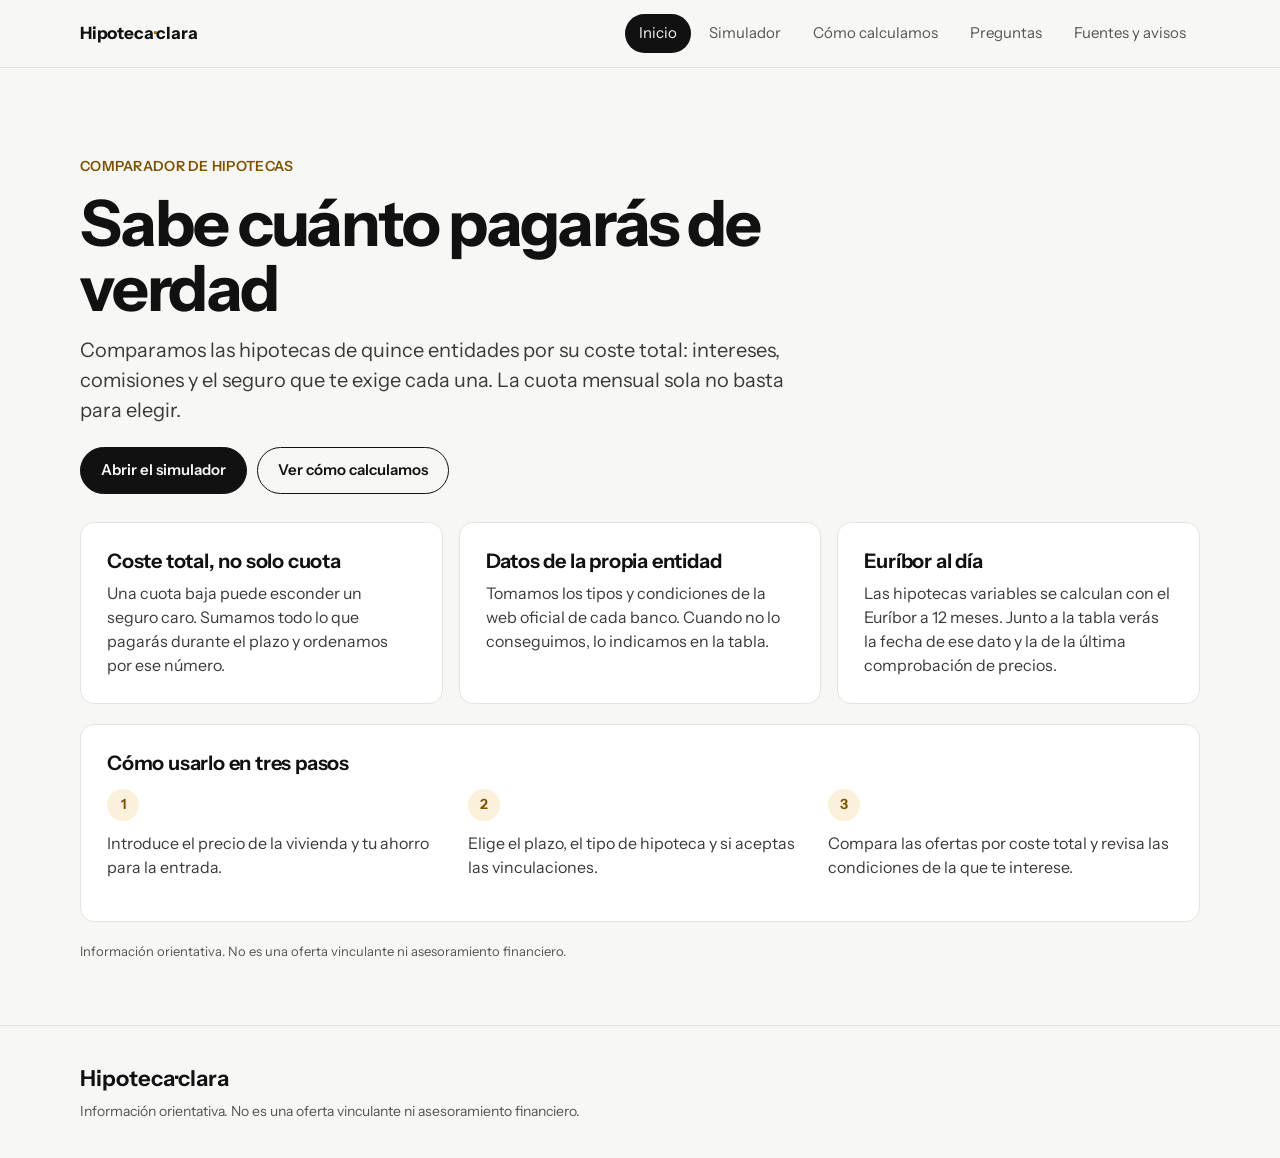
<file: index.html>
<!doctype html>
<html lang="es">
<head>
  <meta charset="utf-8">
  <meta name="viewport" content="width=device-width, initial-scale=1">
  <title>Compara hipotecas por coste real</title>
  <meta name="description" content="Compara hipotecas fijas, variables y mixtas por cuota y coste total, con comisiones y seguros incluidos y datos del Euríbor a 12 meses.">
  <link rel="preconnect" href="https://fonts.googleapis.com">
  <link rel="preconnect" href="https://fonts.gstatic.com" crossorigin>
  <link href="https://fonts.googleapis.com/css2?family=Instrument+Sans:wght@400;500;600;700&display=swap" rel="stylesheet">
  <link rel="stylesheet" href="assets/styles.css">
</head>
<body>

<a class="saltar" href="#panel-simulador" data-ir="simulador">Ir al simulador</a>

<header class="cabecera-web">
  <div class="contenedor fila-cabecera">
    <a class="marca" href="#inicio" data-ir="inicio">Hipoteca<span>·</span>clara</a>
    <nav class="pestanas" role="tablist" aria-label="Secciones">
      <button type="button" role="tab" id="tab-inicio" aria-controls="panel-inicio" aria-selected="true" data-tab="inicio">Inicio</button>
      <button type="button" role="tab" id="tab-simulador" aria-controls="panel-simulador" aria-selected="false" tabindex="-1" data-tab="simulador">Simulador</button>
      <button type="button" role="tab" id="tab-metodo" aria-controls="panel-metodo" aria-selected="false" tabindex="-1" data-tab="metodo">Cómo calculamos</button>
      <button type="button" role="tab" id="tab-preguntas" aria-controls="panel-preguntas" aria-selected="false" tabindex="-1" data-tab="preguntas">Preguntas</button>
      <button type="button" role="tab" id="tab-fuentes" aria-controls="panel-fuentes" aria-selected="false" tabindex="-1" data-tab="fuentes">Fuentes y avisos</button>
    </nav>
  </div>
</header>

<main class="contenedor">

  <!-- ============ INICIO ============ -->
  <section id="panel-inicio" role="tabpanel" aria-labelledby="tab-inicio" class="panel">
    <div class="portada">
      <p class="sobretitulo">Comparador de hipotecas</p>
      <h1>Sabe cuánto pagarás de verdad</h1>
      <p class="lead">Comparamos las hipotecas de quince entidades por su coste total: intereses, comisiones y el seguro que te exige cada una. La cuota mensual sola no basta para elegir.</p>
      <div class="acciones">
        <button type="button" class="boton principal" data-ir="simulador">Abrir el simulador</button>
        <button type="button" class="boton" data-ir="metodo">Ver cómo calculamos</button>
      </div>
    </div>

    <div class="rejilla-tarjetas">
      <article class="tarjeta">
        <h2>Coste total, no solo cuota</h2>
        <p>Una cuota baja puede esconder un seguro caro. Sumamos todo lo que pagarás durante el plazo y ordenamos por ese número.</p>
      </article>
      <article class="tarjeta">
        <h2>Datos de la propia entidad</h2>
        <p>Tomamos los tipos y condiciones de la web oficial de cada banco. Cuando no lo conseguimos, lo indicamos en la tabla.</p>
      </article>
      <article class="tarjeta">
        <h2>Euríbor al día</h2>
        <p>Las hipotecas variables se calculan con el Euríbor a 12 meses. Junto a la tabla verás la fecha de ese dato y la de la última comprobación de precios.</p>
      </article>
    </div>

    <div class="tarjeta">
      <h2>Cómo usarlo en tres pasos</h2>
      <ol class="pasos">
        <li><span>1</span><p>Introduce el precio de la vivienda y tu ahorro para la entrada.</p></li>
        <li><span>2</span><p>Elige el plazo, el tipo de hipoteca y si aceptas las vinculaciones.</p></li>
        <li><span>3</span><p>Compara las ofertas por coste total y revisa las condiciones de la que te interese.</p></li>
      </ol>
    </div>

    <p class="aviso">Información orientativa. No es una oferta vinculante ni asesoramiento financiero.</p>
  </section>

  <!-- ============ SIMULADOR ============ -->
  <section id="panel-simulador" role="tabpanel" aria-labelledby="tab-simulador" class="panel" hidden>
    <div class="intro">
      <h1>Compara hipotecas por coste real</h1>
      <p>Introduce tu caso. Ordenamos las ofertas por lo que pagarás en total: intereses, comisiones y seguros que exige cada entidad.</p>
      <p class="estado" aria-live="off">
        <span>Ahora: <strong id="reloj">–</strong></span>
        <span>Precios comprobados: <strong id="ultima-pasada">–</strong></span>
        <span>Euríbor: <strong id="euribor-fecha">–</strong></span>
      </p>
    </div>

    <div class="tarjeta formulario">
      <form id="form" novalidate class="rejilla-campos">
        <label class="campo">
          <span class="etiqueta">Precio vivienda</span>
          <span class="entrada"><input id="precio" type="text" value="231.440" inputmode="numeric" autocomplete="off"><b>€</b></span>
        </label>
        <label class="campo">
          <span class="etiqueta">Gastos de compra</span>
          <span class="entrada"><input id="gastos" type="text" value="3.156" inputmode="numeric" autocomplete="off"><b>€</b></span>
        </label>
        <label class="campo">
          <span class="etiqueta">Ya pagado o ahorro</span>
          <span class="entrada"><input id="ahorro" type="text" value="46.288" inputmode="numeric" autocomplete="off"><b>€</b></span>
        </label>
        <div class="campo">
          <label class="etiqueta" for="plazo">Plazo <output id="plazo-valor" for="plazo">30 años</output></label>
          <input id="plazo" type="range" min="5" max="40" value="30" class="rango">
        </div>
        <label class="campo">
          <span class="etiqueta">Tipo de hipoteca</span>
          <select id="tipo">
            <option value="todas">Todas</option>
            <option value="fija">Fija</option>
            <option value="variable">Variable</option>
            <option value="mixta">Mixta</option>
          </select>
        </label>
        <label class="campo">
          <span class="etiqueta">Vinculaciones</span>
          <select id="vinc">
            <option value="si">Sí, las acepto</option>
            <option value="no">No, sin ellas</option>
          </select>
        </label>
      </form>
      <div class="pie-formulario">
        <button type="button" class="boton" id="reiniciar">Volver al ejemplo</button>
        <p class="nota">Los valores se guardan en la dirección de la página, para que puedas compartirla. No se guarda nada más.</p>
      </div>
    </div>

    <div class="tarjeta caso">
      <h2>Ejemplo: obra nueva con garaje y trastero</h2>
      <p>Precio con IVA: <strong>231.440 €</strong> (vivienda 210.400 € más IVA 21.040 €).</p>
      <p>Ya pagado según el calendario de obra (reserva, firma, recibos y fin de obra): <strong>46.288 €</strong>.</p>
      <p>Hipoteca a pedir en la entrega de llaves: <strong>185.152 €</strong>, el 80 % del precio con IVA.</p>
      <p>Gastos de compra: AJD del 1,5 % sobre 210.400 € (≈ 3.156 €). No incluye registro ni gestoría.</p>
      <div class="aviso-importante">
        <p><strong>Aviso importante: precio y tasación no son lo mismo.</strong></p>
        <p><strong>Precio:</strong> lo que pagas a la promotora, con IVA. En el ejemplo, 231.440 €.</p>
        <p><strong>Tasación:</strong> lo que un tasador homologado por el banco considera que vale el piso como garantía. Puede salir igual, más alto o más bajo que el precio.</p>
        <p><strong>Préstamo:</strong> el 80 % del importe más bajo de los dos. Si la tasación sale a 220.000 €, el préstamo sería 176.000 € (80 % de 220.000 €), y tendrías que poner tú los 55.440 € restantes (231.440 € menos 176.000 €), además de los gastos de compra.</p>
        <p>Pregunta a la promotora qué tasación se usará, sobre todo si el piso es VPO.</p>
      </div>
    </div>

    <div class="resumen" aria-live="polite">
      <div class="resumen-principal">
        <span class="resumen-etiqueta">Cuota mensual de la mejor oferta</span>
        <strong class="resumen-cifra" id="cuota-mejor">–</strong>
      </div>
      <dl class="resumen-datos">
        <div><dt>Préstamo</dt><dd id="prestamo">—</dd></div>
        <div><dt>LTV</dt><dd id="ltv">—</dd></div>
        <div><dt>Ofertas aptas</dt><dd id="aptas">—</dd></div>
        <div><dt>Total con la mejor oferta</dt><dd id="total-piso">—</dd></div>
      </dl>
    </div>

    <div class="tarjeta">
      <div class="cabecera-lista">
        <h2>Ofertas ordenadas por coste total</h2>
        <p id="nota-datos" class="nota"></p>
      </div>
      <div class="tablewrap">
        <table class="cmp">
          <caption class="sr-only">Ofertas ordenadas por coste total, de menor a mayor</caption>
          <thead>
            <tr>
              <th scope="col">Entidad</th>
              <th scope="col" class="num">Cuota</th>
              <th scope="col" class="num">TIN</th>
              <th scope="col" class="num">TAE</th>
              <th scope="col" class="num">Coste total</th>
            </tr>
          </thead>
          <tbody id="lista"></tbody>
        </table>
      </div>
    </div>
  </section>

  <!-- ============ MÉTODO ============ -->
  <section id="panel-metodo" role="tabpanel" aria-labelledby="tab-metodo" class="panel" hidden>
    <div class="intro">
      <h1>Cómo calculamos el coste</h1>
      <p>Las mismas reglas para todas las entidades, para que compares en igualdad de condiciones.</p>
    </div>
    <div class="rejilla-tarjetas">
      <article class="tarjeta">
        <h2>La cuota</h2>
        <p>Sale de la fórmula francesa de amortización con el tipo de cada oferta y el plazo que elijas. Es la misma que usan los bancos.</p>
      </article>
      <article class="tarjeta">
        <h2>El coste total</h2>
        <p>Suma los intereses y las comisiones (apertura, tasación y notaría estimada) y el seguro que exige la vinculación durante todo el plazo.</p>
      </article>
      <article class="tarjeta">
        <h2>El variable</h2>
        <p>Usa el Euríbor a 12 meses más el diferencial de cada entidad. El dato se revisa cada día; si no hay dato, la página lo indica.</p>
      </article>
    </div>
  </section>

  <!-- ============ PREGUNTAS ============ -->
  <section id="panel-preguntas" role="tabpanel" aria-labelledby="tab-preguntas" class="panel" hidden>
    <div class="intro">
      <h1>Preguntas frecuentes</h1>
    </div>
    <div class="lista-faq">
      <details class="tarjeta"><summary>¿Qué es el LTV?</summary><p>El préstamo dividido entre el valor de la vivienda. Muchas entidades no financian más del 80 %.</p></details>
      <details class="tarjeta"><summary>¿Por qué no ordenamos solo por TAE?</summary><p>La TAE no siempre recoge los seguros que te exige la vinculación. Por eso comparamos el coste total en euros.</p></details>
      <details class="tarjeta"><summary>¿Sois intermediarios de crédito?</summary><p>No. Esta web es informativa y no concede préstamos. Para una oferta vinculante acude a la entidad o a un intermediario inscrito en el Banco de España.</p></details>
    </div>
  </section>

  <!-- ============ FUENTES ============ -->
  <section id="panel-fuentes" role="tabpanel" aria-labelledby="tab-fuentes" class="panel" hidden>
    <div class="intro">
      <h1>Fuentes y avisos</h1>
    </div>
    <div class="tarjeta texto-largo">
      <p>Cifras verificadas en la web oficial de cada entidad el 5 de noviembre de 2026 cuando ha sido posible. Las marcadas como comparador no se pudieron verificar en la web de la entidad.</p>
      <p>Pueden cambiar en cualquier momento. No es una oferta vinculante ni asesoramiento financiero.</p>
      <p>El seguro de cada oferta sale de su web cuando la publica; si no, se usa 300 € al año como estimación. La notaría (900 €) es una estimación.</p>
    </div>
  </section>

</main>

<footer class="pie">
  <div class="contenedor">
    <p class="pie-nombre">Hipoteca·clara</p>
    <p>Información orientativa. No es una oferta vinculante ni asesoramiento financiero.</p>
  </div>
</footer>

<script src="assets/app.js" type="module"></script>
</body>
</html>
</file>
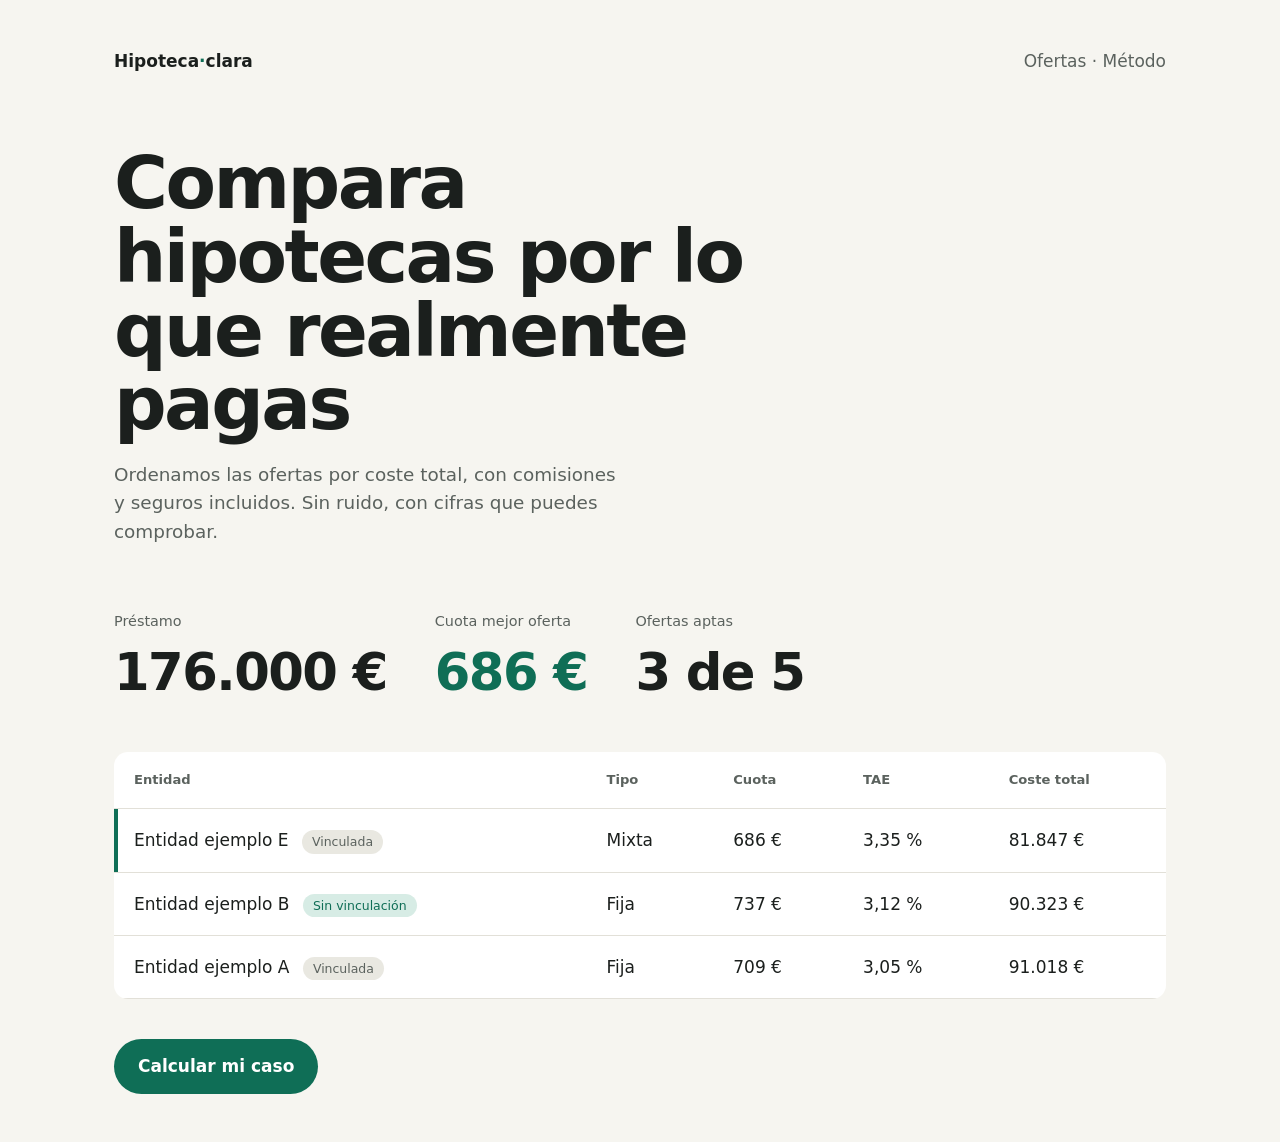
<file: mockups/a-editorial-claro.html>
<!doctype html>
<html lang="es"><head><meta charset="utf-8"><meta name="viewport" content="width=device-width,initial-scale=1">
<title>Maqueta A · Editorial claro</title>
<style>
:root{--f:#f6f5f0;--t:#1b1f1d;--s:#5b625e;--a:#0f6e56;--l:#e2e0d8}
*{box-sizing:border-box}body{margin:0;background:var(--f);color:var(--t);font:17px/1.55 Inter,system-ui,sans-serif}
.w{max-width:1100px;margin:0 auto;padding:48px 24px}
header{display:flex;justify-content:space-between;align-items:center;margin-bottom:72px}
.m{font-weight:700}.m span{color:var(--a)}
h1{font-size:clamp(2.6rem,6vw,4.6rem);line-height:1;letter-spacing:-.035em;margin:0 0 20px;max-width:14ch}
.lead{color:var(--s);font-size:1.15rem;max-width:44ch}
.cifra{display:flex;gap:48px;margin:64px 0 40px;flex-wrap:wrap}
.cifra div span{display:block;color:var(--s);font-size:.9rem}
.cifra div strong{font-size:clamp(2.2rem,4vw,3.2rem);letter-spacing:-.03em;font-variant-numeric:tabular-nums}
.cifra .v{color:var(--a)}
table{width:100%;border-collapse:collapse;background:#fff;border-radius:14px;overflow:hidden}
th,td{text-align:left;padding:18px 20px;border-bottom:1px solid var(--l);font-variant-numeric:tabular-nums}
th{font-size:.82rem;color:var(--s);font-weight:600}
tr.best td:first-child{box-shadow:inset 4px 0 0 var(--a)}
.tag{display:inline-block;font-size:.78rem;padding:2px 10px;border-radius:99px;background:#e9e8e1;color:var(--s);margin-left:8px}
.tag.g{background:#d7ece5;color:var(--a)}
.btn{display:inline-block;margin-top:40px;background:var(--a);color:#fff;padding:14px 24px;border-radius:99px;text-decoration:none;font-weight:600}
</style></head><body><div class="w">
<header><div class="m">Hipoteca<span>·</span>clara</div><span style="color:var(--s)">Ofertas · Método</span></header>
<h1>Compara hipotecas por lo que realmente pagas</h1>
<p class="lead">Ordenamos las ofertas por coste total, con comisiones y seguros incluidos. Sin ruido, con cifras que puedes comprobar.</p>
<div class="cifra">
  <div><span>Préstamo</span><strong>176.000 €</strong></div>
  <div><span>Cuota mejor oferta</span><strong class="v">686 €</strong></div>
  <div><span>Ofertas aptas</span><strong>3 de 5</strong></div>
</div>
<table>
  <thead><tr><th>Entidad</th><th>Tipo</th><th>Cuota</th><th>TAE</th><th>Coste total</th></tr></thead>
  <tbody>
    <tr class="best"><td>Entidad ejemplo E <span class="tag">Vinculada</span></td><td>Mixta</td><td>686 €</td><td>3,35 %</td><td>81.847 €</td></tr>
    <tr><td>Entidad ejemplo B <span class="tag g">Sin vinculación</span></td><td>Fija</td><td>737 €</td><td>3,12 %</td><td>90.323 €</td></tr>
    <tr><td>Entidad ejemplo A <span class="tag">Vinculada</span></td><td>Fija</td><td>709 €</td><td>3,05 %</td><td>91.018 €</td></tr>
  </tbody>
</table>
<a class="btn" href="#">Calcular mi caso</a>
</div></body></html>
</file>
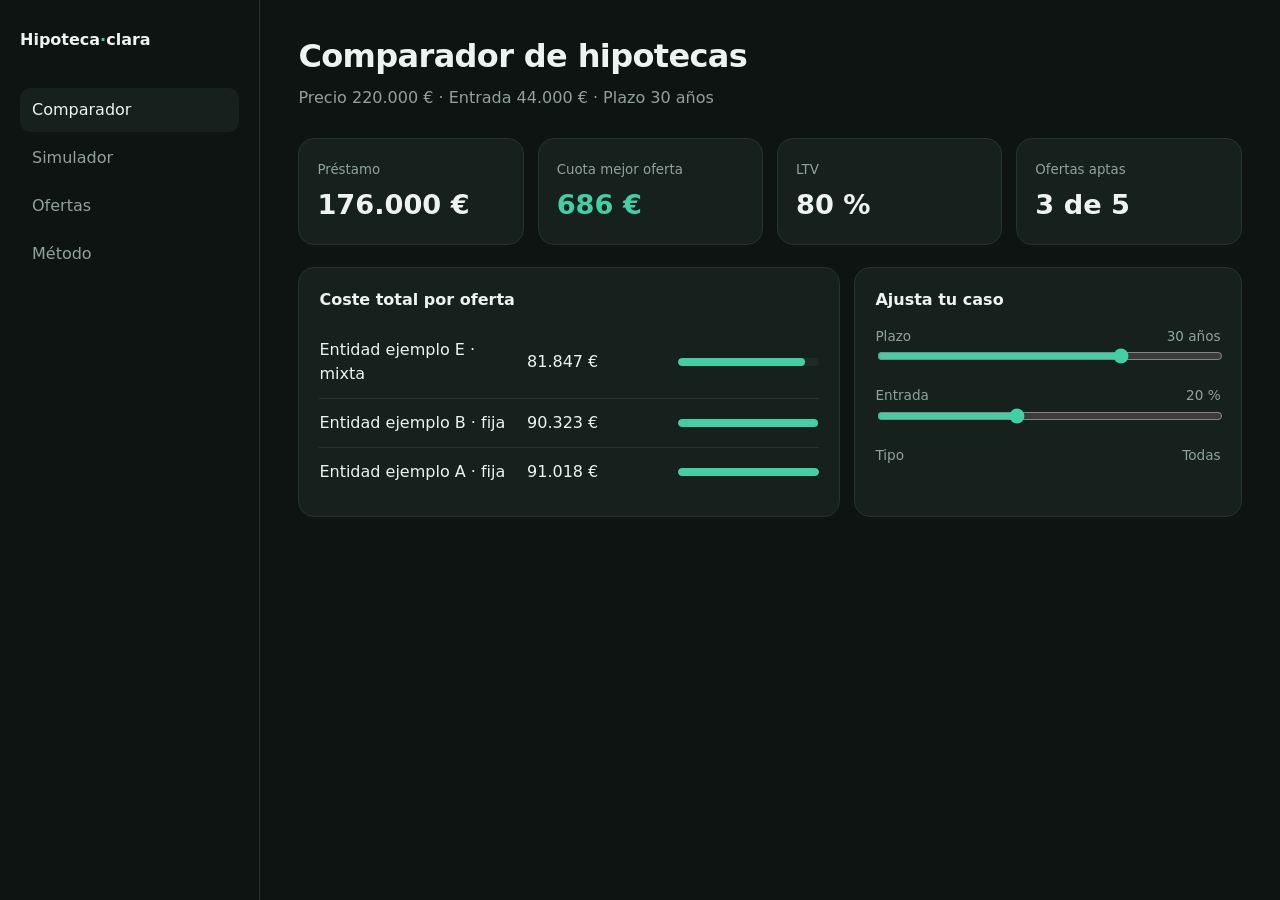
<file: mockups/b-panel-oscuro.html>
<!doctype html>
<html lang="es"><head><meta charset="utf-8"><meta name="viewport" content="width=device-width,initial-scale=1">
<title>Maqueta B · Panel oscuro</title>
<style>
:root{--f:#0e1412;--p:#16201d;--t:#eef3f1;--s:#8fa39c;--a:#3fd0a4;--l:#243430}
*{box-sizing:border-box}body{margin:0;background:var(--f);color:var(--t);font:16px/1.5 Inter,system-ui,sans-serif}
.g{display:grid;grid-template-columns:260px 1fr;min-height:100vh}
aside{border-right:1px solid var(--l);padding:28px 20px}
aside .m{font-weight:700;margin-bottom:36px}aside .m span{color:var(--a)}
aside a{display:block;padding:10px 12px;border-radius:10px;color:var(--s);text-decoration:none;margin-bottom:4px}
aside a.on{background:var(--p);color:var(--t)}
main{padding:32px clamp(16px,3vw,44px)}
h1{font-size:2rem;letter-spacing:-.02em;margin:0 0 6px}.sub{color:var(--s);margin:0 0 28px}
.kpi{display:grid;grid-template-columns:repeat(4,1fr);gap:14px;margin-bottom:22px}
.k{background:var(--p);border:1px solid var(--l);border-radius:16px;padding:18px}
.k small{color:var(--s)}.k strong{display:block;font-size:1.7rem;font-variant-numeric:tabular-nums;margin-top:4px}
.k.hi{background:linear-gradient(0deg,#16201d,#16201d)}.k.hi strong{color:var(--a)}
.dos{display:grid;grid-template-columns:1.4fr 1fr;gap:14px}
.card{background:var(--p);border:1px solid var(--l);border-radius:16px;padding:20px}
.card h2{font-size:1rem;margin:0 0 14px}
.fila{display:grid;grid-template-columns:1.4fr 1fr 1fr;gap:10px;align-items:center;padding:12px 0;border-top:1px solid var(--l);font-variant-numeric:tabular-nums}
.fila:first-of-type{border-top:0}
.bar{height:8px;border-radius:8px;background:#1d2a26;overflow:hidden}.bar i{display:block;height:100%;background:var(--a);border-radius:8px;transition:width 1.2s cubic-bezier(.2,.7,.2,1)}
.sl{width:100%;accent-color:var(--a)}
.lab{display:flex;justify-content:space-between;font-size:.85rem;color:var(--s);margin-top:14px}
@media(max-width:900px){.g{grid-template-columns:1fr}aside{display:none}.kpi{grid-template-columns:1fr 1fr}.dos{grid-template-columns:1fr}}
</style></head><body><div class="g">
<aside><div class="m">Hipoteca<span>·</span>clara</div>
  <a class="on" href="#">Comparador</a><a href="#">Simulador</a><a href="#">Ofertas</a><a href="#">Método</a></aside>
<main>
  <h1>Comparador de hipotecas</h1>
  <p class="sub">Precio 220.000 € · Entrada 44.000 € · Plazo 30 años</p>
  <div class="kpi">
    <div class="k"><small>Préstamo</small><strong>176.000 €</strong></div>
    <div class="k hi"><small>Cuota mejor oferta</small><strong>686 €</strong></div>
    <div class="k"><small>LTV</small><strong>80 %</strong></div>
    <div class="k"><small>Ofertas aptas</small><strong>3 de 5</strong></div>
  </div>
  <div class="dos">
    <div class="card"><h2>Coste total por oferta</h2>
      <div class="fila"><span>Entidad ejemplo E · mixta</span><span>81.847 €</span><div class="bar"><i style="width:90%"></i></div></div>
      <div class="fila"><span>Entidad ejemplo B · fija</span><span>90.323 €</span><div class="bar"><i style="width:99%"></i></div></div>
      <div class="fila"><span>Entidad ejemplo A · fija</span><span>91.018 €</span><div class="bar"><i style="width:100%"></i></div></div>
    </div>
    <div class="card"><h2>Ajusta tu caso</h2>
      <div class="lab"><span>Plazo</span><span>30 años</span></div><input class="sl" type="range" min="5" max="40" value="30">
      <div class="lab"><span>Entrada</span><span>20 %</span></div><input class="sl" type="range" min="0" max="50" value="20">
      <div class="lab"><span>Tipo</span><span>Todas</span></div>
    </div>
  </div>
</main></div></body></html>
</file>
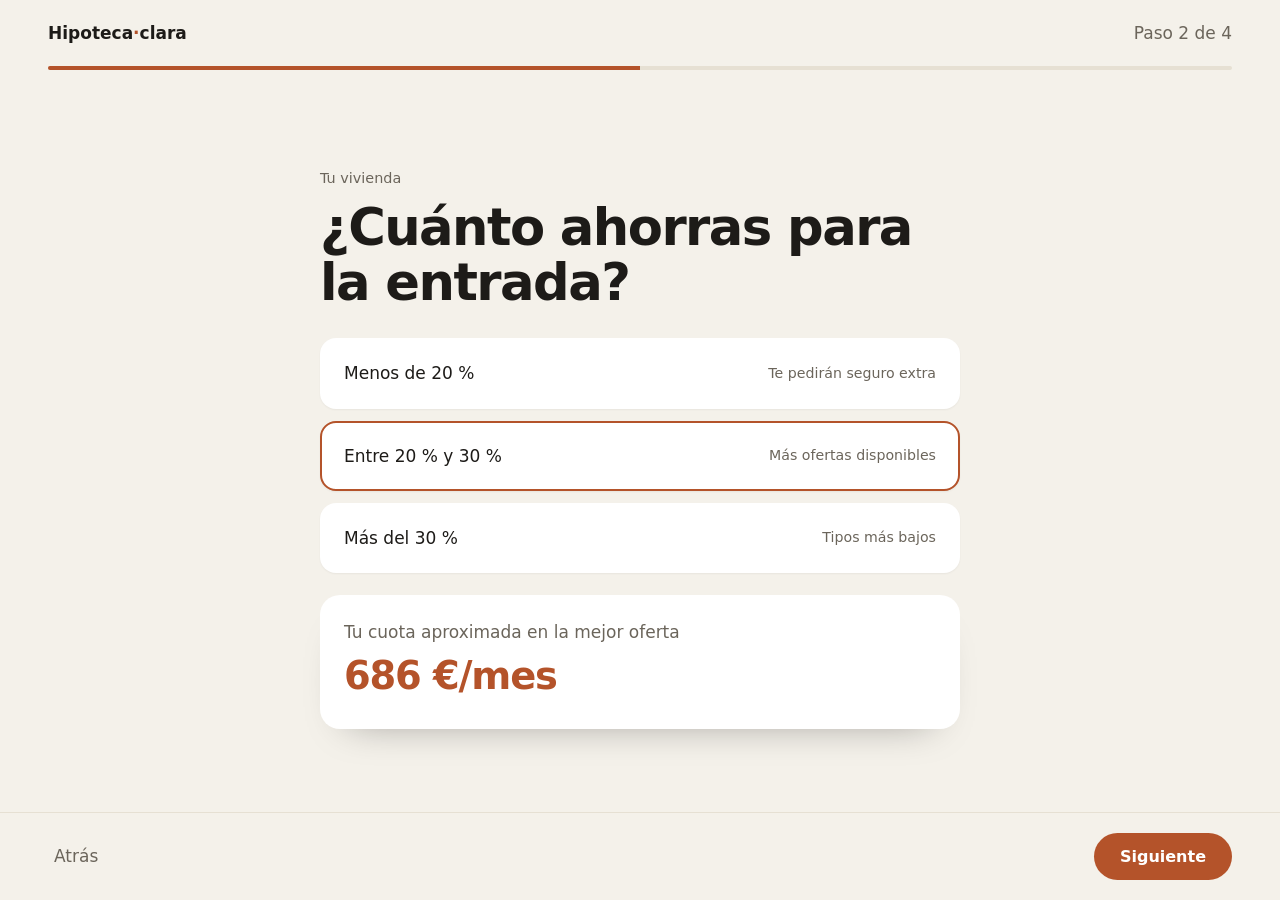
<file: mockups/c-asistente-paso-a-paso.html>
<!doctype html>
<html lang="es"><head><meta charset="utf-8"><meta name="viewport" content="width=device-width,initial-scale=1">
<title>Maqueta C · Asistente paso a paso</title>
<style>
:root{--f:#f4f1ea;--t:#1d1b18;--s:#6b655b;--a:#b4532a;--c:#fff;--l:#e6e0d3}
*{box-sizing:border-box}body{margin:0;background:var(--f);color:var(--t);font:17px/1.55 Inter,system-ui,sans-serif;min-height:100vh;display:flex;flex-direction:column}
header{display:flex;justify-content:space-between;padding:20px clamp(16px,4vw,48px)}
.m{font-weight:700}.m span{color:var(--a)}
.prog{height:4px;background:var(--l);margin:0 clamp(16px,4vw,48px);border-radius:4px;overflow:hidden}
.prog i{display:block;height:100%;width:50%;background:var(--a);transition:width .6s cubic-bezier(.2,.7,.2,1)}
.paso{flex:1;display:grid;place-items:center;padding:40px 16px}
.caja{width:min(640px,100%);animation:entra .6s cubic-bezier(.2,.7,.2,1) both}
@keyframes entra{from{opacity:0;transform:translateY(18px)}to{opacity:1;transform:none}}
.n{color:var(--s);font-size:.9rem;margin-bottom:10px}
h1{font-size:clamp(2rem,4.6vw,3.2rem);line-height:1.08;letter-spacing:-.03em;margin:0 0 28px}
.opciones{display:grid;gap:12px}
.op{display:flex;justify-content:space-between;align-items:center;background:var(--c);border:2px solid transparent;border-radius:16px;padding:20px 22px;cursor:pointer;font:inherit;text-align:left;color:inherit;transition:transform .2s cubic-bezier(.2,.7,.2,1),border-color .2s,box-shadow .2s;box-shadow:0 1px 2px rgba(0,0,0,.05)}
.op:hover{transform:translateY(-2px);box-shadow:0 14px 28px -18px rgba(0,0,0,.4)}
.op.sel{border-color:var(--a)}
.op small{color:var(--s)}
.pie{display:flex;justify-content:space-between;align-items:center;padding:20px clamp(16px,4vw,48px);border-top:1px solid var(--l)}
.btn{background:var(--a);color:#fff;border:0;border-radius:99px;padding:14px 26px;font:600 1rem Inter,system-ui,sans-serif;cursor:pointer;transition:transform .2s}
.btn:hover{transform:translateY(-2px)}
.ghost{background:none;border:0;color:var(--s);font:inherit;cursor:pointer}
.res{background:var(--c);border-radius:20px;padding:24px;box-shadow:0 20px 40px -28px rgba(0,0,0,.4)}
.res strong{font-size:2.4rem;letter-spacing:-.03em;font-variant-numeric:tabular-nums;color:var(--a)}
</style></head><body>
<header><div class="m">Hipoteca<span>·</span>clara</div><span style="color:var(--s)">Paso 2 de 4</span></header>
<div class="prog" aria-hidden="true"><i></i></div>
<main class="paso"><section class="caja">
  <p class="n">Tu vivienda</p>
  <h1>¿Cuánto ahorras para la entrada?</h1>
  <div class="opciones" role="radiogroup" aria-label="Ahorro para la entrada">
    <button class="op" role="radio" aria-checked="false"><span>Menos de 20 %</span><small>Te pedirán seguro extra</small></button>
    <button class="op sel" role="radio" aria-checked="true"><span>Entre 20 % y 30 %</span><small>Más ofertas disponibles</small></button>
    <button class="op" role="radio" aria-checked="false"><span>Más del 30 %</span><small>Tipos más bajos</small></button>
  </div>
  <div class="res" style="margin-top:22px"><span style="color:var(--s)">Tu cuota aproximada en la mejor oferta</span><br><strong>686 €/mes</strong></div>
</section></main>
<footer class="pie"><button class="ghost">Atrás</button><button class="btn">Siguiente</button></footer>
</body></html>
</file>
<file: assets/styles.css>
/* Un único tema claro. Paleta inspirada en los proyectos del autor. */
:root {
  --bg: #f7f7f5;
  --superficie: #ffffff;
  --hundido: #efefeb;
  --tinta: #111111;
  --tinta-suave: #3a3a38;
  --muted: #55554f;
  --accent: #a86f00;
  --accent-texto: #7d5200;
  --accent-suave: #fbf0d9;
  --borde: #e4e4df;
  --negro-tarjeta: #111111;
  --texto-tarjeta: #f4f4f2;
  --activo-bg: #111111;
  --activo-texto: #f7f7f5;
  --resumen-bg: #111111;
  --resumen-texto: #f7f7f5;
  --resumen-caja: rgba(255, 255, 255, .10);
  --ancho: 1120px;
  --radio: 14px;
  --fuente: "Instrument Sans", system-ui, -apple-system, "Segoe UI", sans-serif;
  --margen: clamp(16px, 4vw, 40px);
}


* { box-sizing: border-box; }
html { scroll-behavior: smooth; }
body {
  margin: 0;
  font-family: var(--fuente);
  font-size: 16px;
  line-height: 1.5;
  color: var(--tinta);
  background: var(--bg);
  -webkit-font-smoothing: antialiased;
  color-scheme: light;
}
h1, h2, h3 { margin: 0; line-height: 1.2; letter-spacing: -.01em; }
p { margin: 0; }
a { color: inherit; }
:focus-visible { outline: 2px solid var(--accent); outline-offset: 3px; border-radius: 4px; }
[hidden] { display: none !important; }

.sr-only { position: absolute; width: 1px; height: 1px; overflow: hidden; clip: rect(0 0 0 0); white-space: nowrap; }
.saltar { position: absolute; left: 16px; top: -60px; background: var(--negro-tarjeta); color: var(--texto-tarjeta); padding: 8px 12px; border-radius: 6px; z-index: 20; }
.saltar:focus { top: 12px; }

.contenedor { width: min(100% - 2 * var(--margen), var(--ancho)); margin-inline: auto; }

/* ---------- cabecera con pestañas ---------- */
.cabecera-web {
  position: sticky; top: 0; z-index: 10;
  background: var(--bg); border-bottom: 1px solid var(--borde);
}
.fila-cabecera { display: flex; align-items: center; gap: 24px; padding-block: 14px; flex-wrap: wrap; }
.marca { font-weight: 700; font-size: 17px; text-decoration: none; letter-spacing: -.01em; }
.marca span { color: var(--accent); }
.pestanas { display: flex; gap: 4px; margin-left: auto; flex-wrap: wrap; }
@media (max-width: 720px) { .pestanas { flex-wrap: nowrap; overflow-x: auto; max-width: 100%; scrollbar-width: none; } .pestanas button { flex: none; } }
.pestanas button {
  font: inherit; font-size: 15px; color: var(--muted); background: transparent;
  border: 0; border-radius: 999px; padding: 8px 14px; cursor: pointer;
}
.pestanas button:hover { color: var(--tinta); background: var(--hundido); }
.pestanas button[aria-selected="true"] { color: var(--activo-texto); background: var(--activo-bg); }

/* ---------- estado de los datos ---------- */
.estado { display: flex; flex-wrap: wrap; gap: 6px 20px; margin-top: 10px !important; font-size: 14px; color: var(--muted); }
.estado strong { color: var(--tinta); font-weight: 600; font-variant-numeric: tabular-nums; }

/* ---------- secciones ---------- */
main { padding-block: 32px 64px; }
.panel { display: grid; grid-template-columns: minmax(0, 1fr); gap: 20px; }
.intro { display: grid; gap: 8px; max-width: 64ch; }
.intro h1 { font-size: clamp(28px, 3.4vw, 40px); font-weight: 650; letter-spacing: -.03em; }
.intro p { color: var(--tinta-suave); font-size: 17px; }

.tarjeta {
  background: var(--superficie); border: 1px solid var(--borde); border-radius: var(--radio);
  padding: clamp(18px, 2.4vw, 26px);
}
.tarjeta h2 { font-size: 20px; font-weight: 650; margin-bottom: 8px; }
.tarjeta p { color: var(--tinta-suave); }

/* ---------- formulario ---------- */
.rejilla-campos {
  display: grid; grid-template-columns: repeat(6, minmax(0, 1fr)); gap: 16px 18px; align-items: end;
}
.campo { display: grid; gap: 8px; min-width: 0; width: 100%; }
.etiqueta { font-size: 14px; color: var(--muted); display: flex; justify-content: space-between; align-items: baseline; gap: 6px; white-space: nowrap; overflow: hidden; text-overflow: ellipsis; min-height: 20px; }
.etiqueta output { color: var(--tinta); font-weight: 600; font-variant-numeric: tabular-nums; }
.entrada {
  display: flex; align-items: center; gap: 8px; height: 48px; padding: 0 14px;
  background: var(--bg); border: 1px solid var(--borde); border-radius: 10px;
}
.entrada:focus-within { border-color: var(--accent); }
.entrada { min-width: 0; }
.entrada input {
  flex: 1 1 0; width: 0; min-width: 0; border: 0; background: transparent; font: inherit; font-size: 17px; color: var(--tinta);
  font-variant-numeric: tabular-nums; outline: none;
}
.entrada b { font-weight: 600; color: var(--muted); }
select {
  width: 100%; height: 48px; padding: 0 12px; font: inherit; font-size: 15px; color: var(--tinta);
  background: var(--bg); border: 1px solid var(--borde); border-radius: 10px; outline: none;
}
select:focus { border-color: var(--accent); }
.rango { width: 100%; height: 48px; accent-color: var(--tinta); margin: 0; }

/* ---------- ejemplo ---------- */
.caso { display: grid; gap: 6px; }
.caso h2 { margin-bottom: 4px; }
.aviso-importante { margin-top: 6px; padding: 10px 12px; border-left: 3px solid var(--accent); background: var(--accent-suave); border-radius: 8px; color: var(--tinta); }

/* ---------- resumen ---------- */
.resumen {
  display: grid; grid-template-columns: minmax(0, 1.2fr) minmax(0, 1fr); gap: 16px;
  background: var(--resumen-bg); color: var(--resumen-texto); border-radius: var(--radio); padding: clamp(18px, 2.4vw, 26px);
}
.resumen-principal { display: grid; gap: 6px; align-content: center; }
.resumen-etiqueta { font-size: 14px; opacity: .75; }
.resumen-cifra { font-size: clamp(34px, 4.6vw, 52px); letter-spacing: -.03em; font-variant-numeric: tabular-nums; font-weight: 650; line-height: 1.05; }
.resumen-datos { display: grid; grid-template-columns: repeat(2, minmax(0, 1fr)); gap: 10px; margin: 0; align-self: center; }
.resumen-datos div { background: var(--resumen-caja); border-radius: 10px; padding: 12px; min-width: 0; }
.resumen-datos dt { font-size: 13px; opacity: .75; }
.resumen-datos dd { margin: 4px 0 0; font-weight: 600; font-variant-numeric: tabular-nums; font-size: 16px; }

/* ---------- portada ---------- */
.portada { display: grid; gap: 14px; max-width: 760px; padding-block: clamp(20px, 5vw, 56px) 8px; }
.sobretitulo { font-size: 14px; font-weight: 600; color: var(--accent-texto); letter-spacing: .02em; text-transform: uppercase; }
.portada h1 { font-size: clamp(36px, 5.6vw, 64px); font-weight: 700; letter-spacing: -.035em; line-height: 1.02; }
.lead { font-size: clamp(17px, 1.6vw, 20px); color: var(--tinta-suave); max-width: 56ch; }
.acciones { display: flex; flex-wrap: wrap; gap: 10px; margin-top: 8px; }
.boton {
  font: inherit; font-size: 15px; font-weight: 600; cursor: pointer; border-radius: 999px;
  padding: 11px 20px; border: 1px solid var(--tinta); background: transparent; color: var(--tinta);
}
.boton:hover { background: var(--hundido); }
.boton.principal { background: var(--activo-bg); color: var(--activo-texto); }
.boton.principal:hover { opacity: .88; background: var(--activo-bg); }
.pasos { list-style: none; display: grid; grid-template-columns: repeat(3, minmax(0, 1fr)); gap: 16px; margin-top: 14px; padding: 0; }
.pasos li { display: grid; gap: 10px; align-content: start; }
.pasos span {
  width: 32px; height: 32px; border-radius: 50%; background: var(--accent-suave); color: var(--accent-texto);
  display: grid; place-items: center; font-weight: 650; font-size: 14px;
}
.aviso { font-size: 13px; color: var(--muted); }

/* ---------- tabla de comparación ---------- */
.cabecera-lista { display: flex; justify-content: space-between; align-items: baseline; gap: 16px; flex-wrap: wrap; margin-bottom: 14px; }
.cabecera-lista h2 { font-size: 20px; font-weight: 650; }
.nota { font-size: 14px; color: var(--muted); }
.estado strong.antiguo { color: var(--accent-texto); }
.pie-formulario { display: flex; flex-wrap: wrap; align-items: center; gap: 12px 20px; margin-top: 16px; }
.pie-formulario .nota { margin: 0; }

.tablewrap { overflow-x: auto; }
table.cmp { width: 100%; border-collapse: collapse; font-size: 15px; font-variant-numeric: tabular-nums; }
table.cmp th, table.cmp td { padding: 14px 12px; border-bottom: 1px solid var(--borde); text-align: left; vertical-align: middle; }
table.cmp thead th { font-size: 13px; font-weight: 600; color: var(--muted); border-bottom-width: 2px; white-space: nowrap; }
table.cmp .num { text-align: right; white-space: nowrap; }
table.cmp tbody tr:hover { background: var(--hundido); }
table.cmp tbody tr.mejor { background: color-mix(in srgb, var(--accent) 12%, var(--superficie)); }
table.cmp tbody tr.mejor td:first-child { box-shadow: inset 3px 0 0 var(--accent); }
table.cmp tbody tr.no-apta { opacity: .5; }
table.cmp td strong { font-weight: 600; }
table.cmp td.entidad-celda { min-width: 240px; }

.celda-entidad { display: flex; align-items: center; gap: 12px; min-width: 0; }
.celda-entidad h3 { font-size: 16px; font-weight: 600; display: flex; align-items: center; gap: 8px; flex-wrap: wrap; }
.celda-entidad .meta { font-size: 13px; color: var(--muted); margin-top: 2px; }
.celda-entidad .meta .sep { margin: 0 6px; }
.etiqueta-mejor {
  font-size: 12px; font-weight: 600; color: var(--accent-texto); background: var(--superficie);
  border: 1px solid var(--accent); border-radius: 999px; padding: 2px 8px;
}
.monograma {
  flex: none; width: 34px; height: 34px; border-radius: 9px; background: var(--activo-bg); color: var(--activo-texto);
  display: grid; place-items: center; font-size: 13px; font-weight: 650;
}
.logo { flex: none; width: 34px; height: 34px; object-fit: contain; border-radius: 9px; background: var(--superficie); padding: 4px; }

.condiciones { margin-top: 8px; font-size: 13px; color: var(--muted); }
.condiciones summary { cursor: pointer; color: var(--accent-texto); }
.condiciones p { margin: 6px 0 4px; color: var(--muted); max-width: 60ch; }
.fuente { font-size: 12px; color: var(--accent-texto); }

.barra-coste { height: 4px; border-radius: 4px; background: var(--hundido); overflow: hidden; margin-top: 6px; }
.barra-coste i { display: block; height: 100%; width: 0; background: var(--tinta); border-radius: 4px; transition: width .8s ease; }
table.cmp tr.mejor .barra-coste i { background: var(--accent); }
.vacio { color: var(--muted); padding: 24px 0; text-align: left; }

/* ---------- método y preguntas ---------- */
.rejilla-tarjetas { display: grid; grid-template-columns: repeat(3, minmax(0, 1fr)); gap: 16px; }
.lista-faq { display: grid; gap: 10px; }
.lista-faq details summary {
  cursor: pointer; font-size: 17px; font-weight: 600; list-style: none;
  display: flex; justify-content: space-between; align-items: center; gap: 16px;
}
.lista-faq details summary::-webkit-details-marker { display: none; }
.lista-faq details summary::after { content: "+"; font-size: 24px; color: var(--accent); line-height: 1; }
.lista-faq details[open] summary::after { content: "–"; }
.lista-faq details p { margin-top: 12px; max-width: 70ch; }
.texto-largo { display: grid; gap: 12px; max-width: 74ch; }

/* ---------- pie ---------- */
.pie { border-top: 1px solid var(--borde); padding-block: 36px; color: var(--muted); font-size: 14px; }
.pie-nombre { font-size: 22px; font-weight: 650; color: var(--tinta); margin-bottom: 6px; }

/* ---------- tablet ---------- */
@media (max-width: 960px) {
  .rejilla-campos { grid-template-columns: repeat(3, minmax(0, 1fr)); }
  .rejilla-tarjetas { grid-template-columns: 1fr; }
  .pasos { grid-template-columns: 1fr; }
  .resumen { grid-template-columns: 1fr; }
}

/* ---------- móvil ---------- */
@media (max-width: 720px) {
  .rejilla-campos { grid-template-columns: minmax(0, 1fr); }
  .resumen-datos { grid-template-columns: repeat(2, minmax(0, 1fr)); }
  .pestanas button { padding: 7px 10px; font-size: 14px; }
  table.cmp td.entidad-celda { min-width: 200px; }
}

@media (prefers-reduced-motion: reduce) {
  html { scroll-behavior: auto; }
  *, *::before, *::after { transition: none !important; animation: none !important; }
}
</file>
